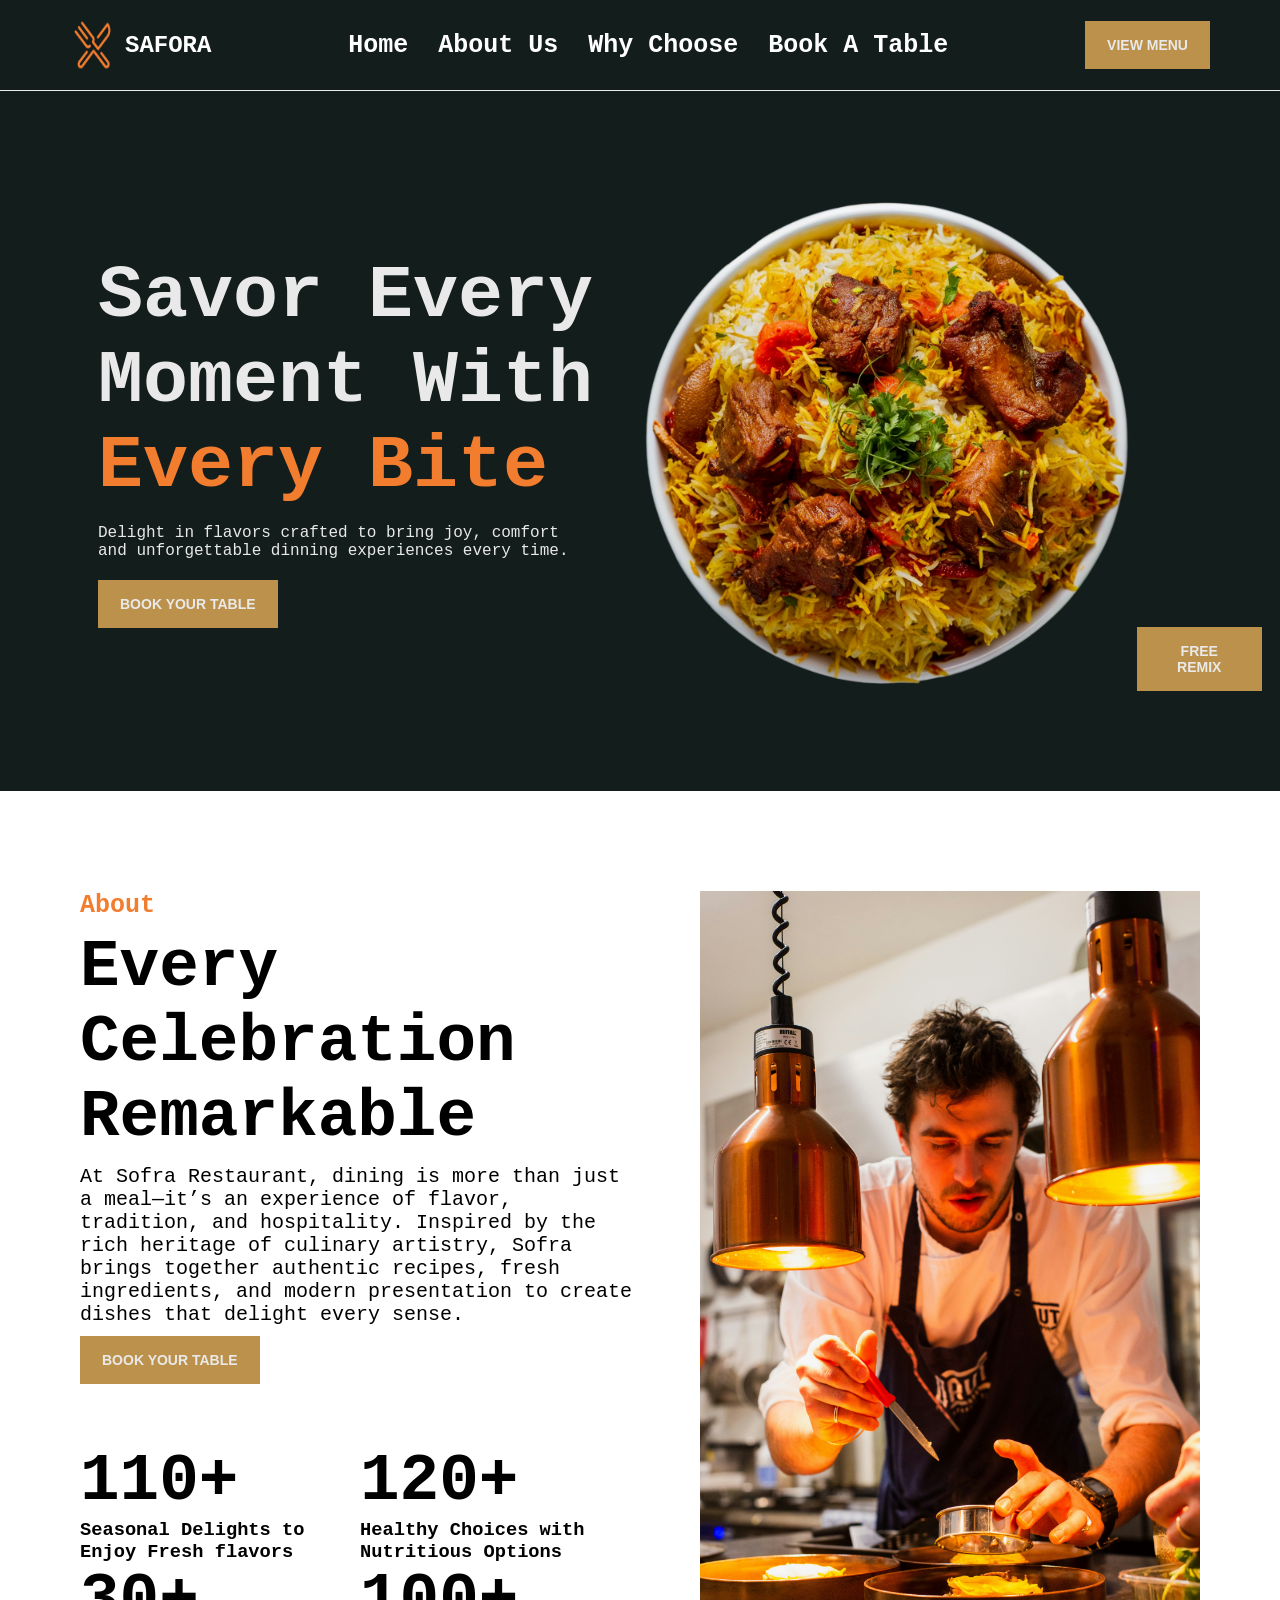
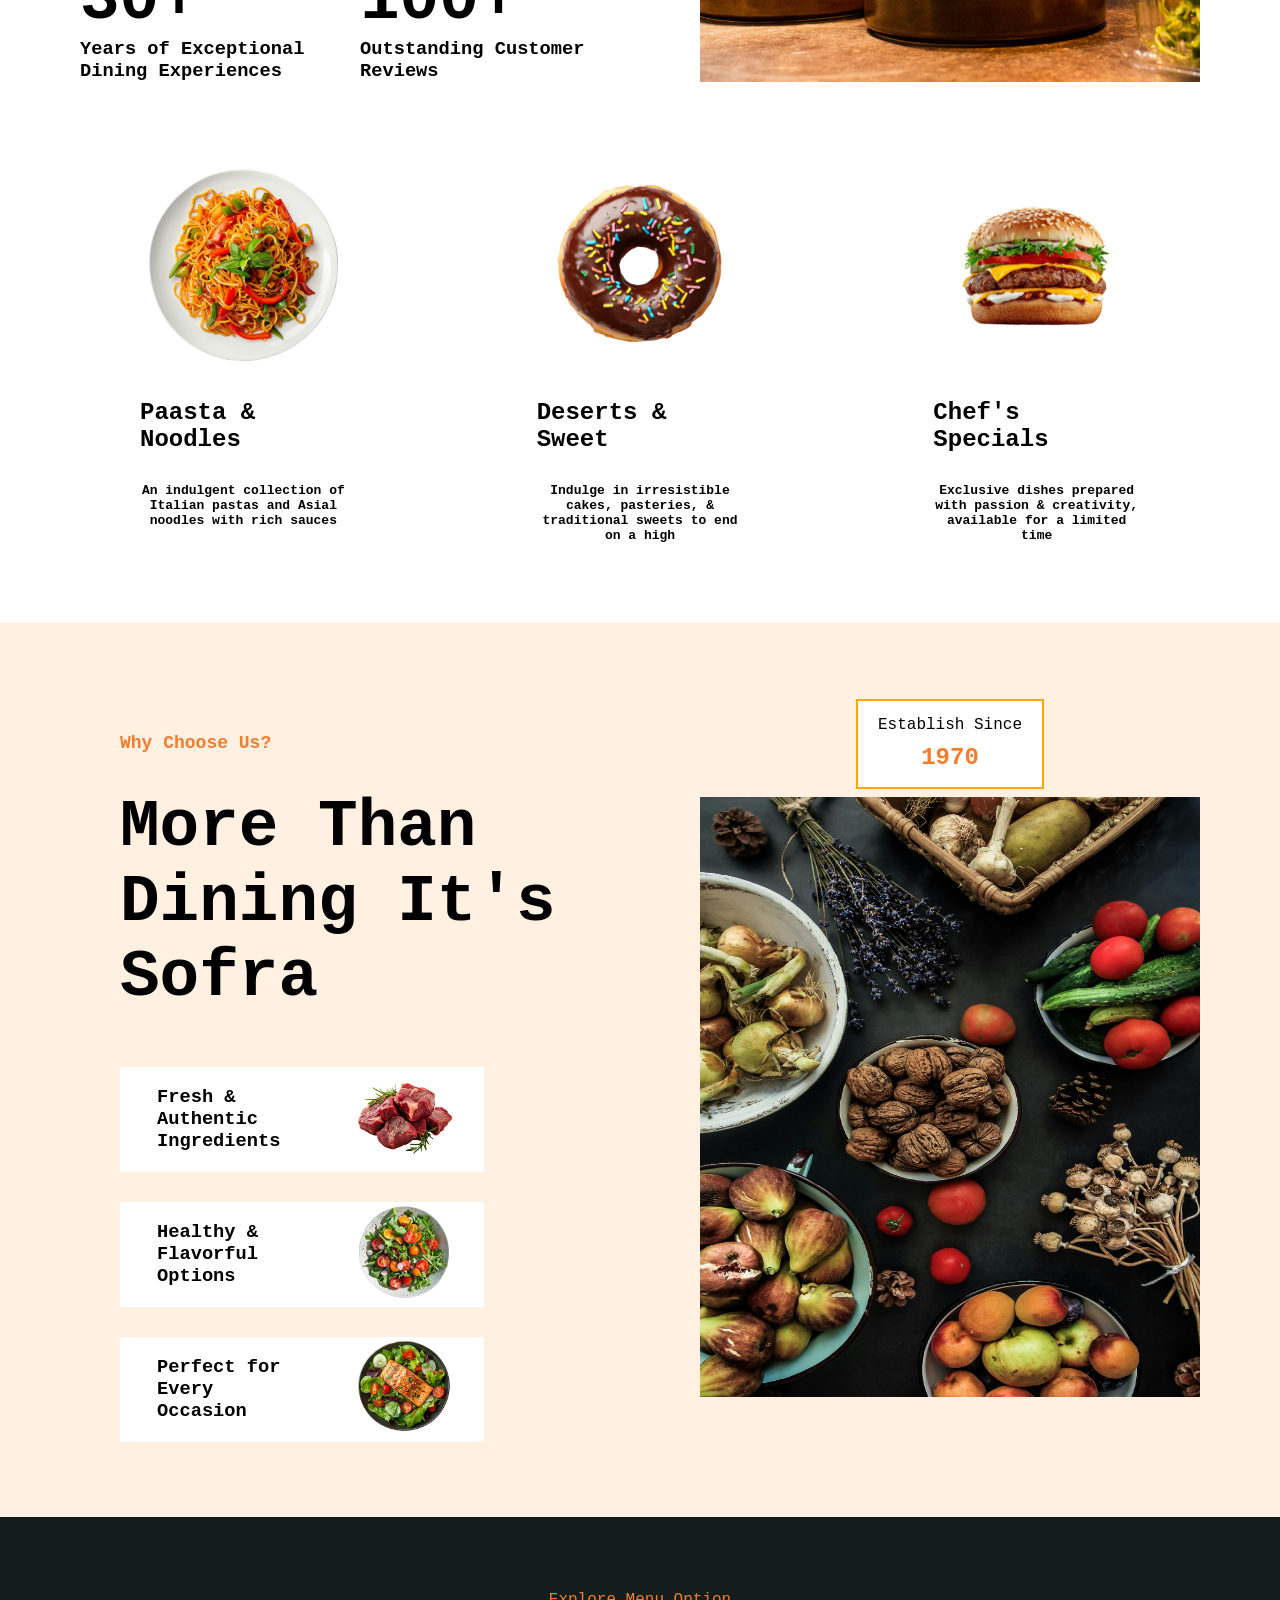
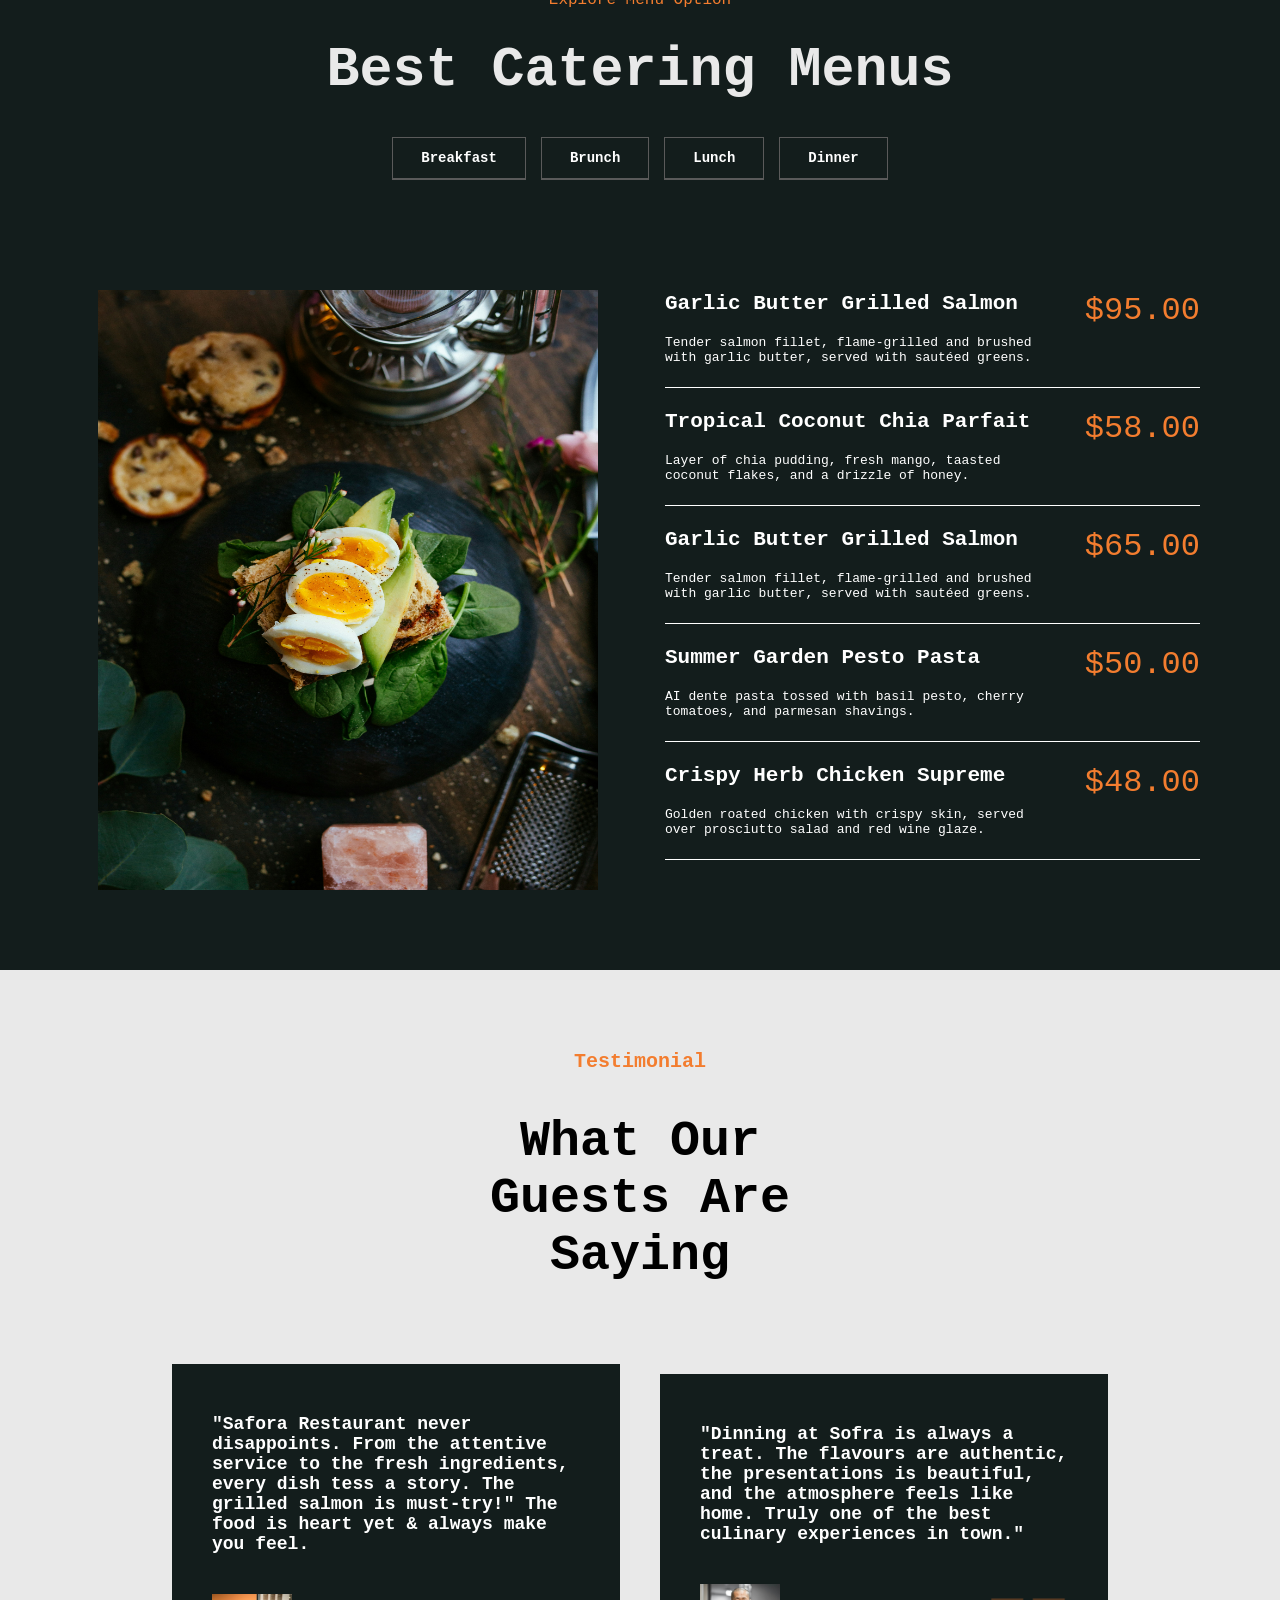
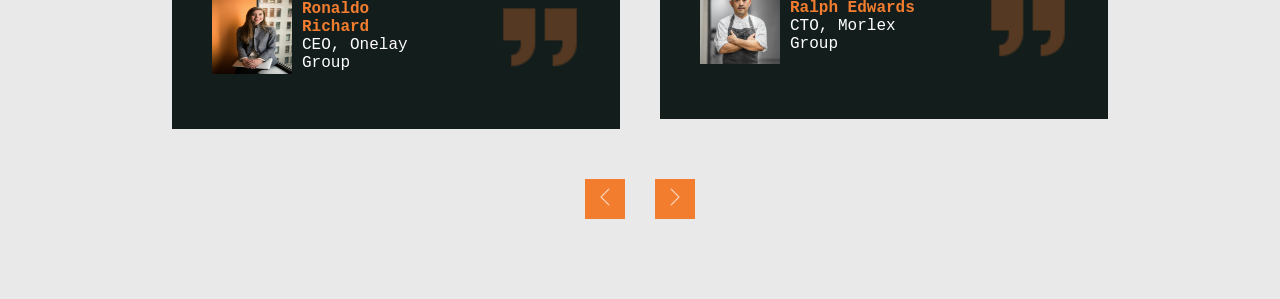
<file: project1/index.html>
<!DOCTYPE html>
<html lang="en">

<head>
    <meta charset="UTF-8">
    <meta name="viewport" content="width=device-width, initial-scale=1.0">
    <title>Document</title>
    <link rel="stylesheet" href="style.css">
</head>

<body>
    <!-- ================= NAVBAR ================= -->
    <nav>

        <!-- logo aur website name -->
        <div class="logoImg">
            <img src="forkknife.png" alt="">
            <h1>SAFORA</h1>
        </div>

        <!-- navbar links -->
        <div class="navbar">
            <h4>Home</h4>
            <h4>About Us</h4>
            <h4>Why Choose</h4>
            <h4>Book a table</h4>
        </div>

        <!-- desktop menu button -->
        <div class="menu">
            <button>VIEW MENU</button>
        </div>

        <!-- mobile hamburger icon -->
        <div class="hamburger">
            <img src="hamburger.png" alt="">
        </div>

    </nav>
    <!-- navbar ke niche wali line -->
    <div class="break"></div>
    <!-- ================= HERO SECTION ================= -->
    <div class="hero">

        <!-- left side content -->
        <div class="left">

            <!-- main heading -->
            <h1>
                Savor Every moment with
                <span class="rangila">every bite</span>
            </h1>

            <!-- short description -->
            <p>
                Delight in flavors crafted to bring joy, comfort and unforgettable
                dinning experiences every time.
            </p>

            <!-- table booking button -->
            <button>BOOK YOUR TABLE</button>

        </div>

        <!-- right side image aur remix button -->
        <div class="right">

            <!-- hero food image -->
            <img src="foodplate1.png" alt="">

            <!-- remix button -->
            <button>free remix</button>

        </div>

    </div>
    <!-- mobile view me dikhne wala remix button -->
    <div class="button">
        <button>free remix</button>
    </div>
    <!-- ================= ABOUT SECTION ================= -->

    <div class="main">

        <!-- about section ka first part -->
        <div class="first">

            <!-- left side content -->
            <div class="left">

                <!-- section label -->
                <p id="about">About</p>

                <!-- main heading -->
                <h1>Every Celebration Remarkable</h1>

                <!-- restaurant description -->
                <p>
                    At Sofra Restaurant, dining is more than just a meal—it’s an
                    experience of flavor, tradition, and hospitality. Inspired by
                    the rich heritage of culinary artistry, Sofra brings together
                    authentic recipes, fresh ingredients, and modern presentation
                    to create dishes that delight every sense.
                </p>

                <!-- book table button -->
                <button class="booktable-btn">Book Your Table</button>


                <!-- restaurant stats -->
                <div class="grid">

                    <!-- stat 1 -->
                    <div class="grid1 grid-center">
                        <h1>110+</h1>
                        <h3>Seasonal Delights to Enjoy Fresh flavors</h3>
                    </div>

                    <!-- stat 2 -->
                    <div class="grid2 grid-center">
                        <h1>120+</h1>
                        <h3>Healthy Choices with Nutritious Options</h3>
                    </div>

                    <!-- stat 3 -->
                    <div class="grid3 grid-center">
                        <h1>30+</h1>
                        <h3>Years of Exceptional Dining Experiences</h3>
                    </div>

                    <!-- stat 4 -->
                    <div class="grid4 grid-center">
                        <h1>100+</h1>
                        <h3>Outstanding Customer Reviews</h3>
                    </div>

                </div>
                <!-- stats grid end -->

            </div>
            <!-- left side content end -->


            <!-- right side chef image -->
            <div class="right">
                <img src="chef.jpg" alt="">
            </div>

            <!-- mobile view me image ki jagah divider line -->
            <div class="breaker"></div>

        </div>
        <!-- first about section end -->
    </div>
    <!-- main section end -->


    <!-- ================= FOOD CATEGORIES SECTION ================= -->
    <div class="second">
        <!-- saare food category cards ka container -->
        <div class="secondgrid">
            <!-- category 1 -->
            <div class="second-grid1 grid-img">
                <!-- category image -->
                <img src="paastaandnoodles.png" alt="">
                <!-- category title -->
                <h2>Paasta & Noodles</h2>
                <!-- category description -->
                <h5>
                    An indulgent collection of Italian pastas and Asial noodles
                    with rich sauces
                </h5>
            </div>

            <!-- category 2 -->
            <div class="second-grid2 grid-img">
                <!-- category image -->
                <img src="donut.png" alt="">
                <!-- category title -->
                <h2>Deserts & Sweet</h2>
                <!-- category description -->
                <h5>
                    Indulge in irresistible cakes, pasteries, &
                    traditional sweets to end on a high
                </h5>
            </div>


            <!-- category 3 -->
            <div class="second-grid3 grid-img">
                <!-- category image -->
                <img src="macburger.png" alt="">
                <!-- category title -->
                <h2>Chef's Specials</h2>
                <!-- category description -->
                <h5>
                    Exclusive dishes prepared with passion &
                    creativity, available for a limited time
                </h5>
            </div>

        </div>
        <!-- food categories grid end -->

    </div>
    <!-- ================= FOOD CATEGORIES SECTION END ================= -->

    <!-- ================= WHY CHOOSE US SECTION ================= -->
    <div class="third">
        <!-- left side content -->
        <div class="left">
            <!-- section label -->
            <h6>Why Choose Us?</h6>
            <!-- main heading -->
            <h1>More Than Dining It's Sofra</h1>

            <!-- reasons/features container -->
            <div class="thirdgrid">
                <!-- feature 1 -->
                <div class="thirdgrid3">
                    <!-- feature title -->
                    <div class="h3">
                        <h3>Fresh & Authentic Ingredients</h3>
                    </div>
                    <!-- feature icon -->
                    <div class="img">
                        <img src="fresh2.png" alt="">
                    </div>
                </div>


                <!-- feature 2 -->
                <div class="thirdgrid3">
                    <!-- feature title -->
                    <div class="h3">
                        <h3>Healthy & Flavorful Options</h3>
                    </div>
                    <!-- feature icon -->
                    <div class="img">
                        <img src="healthy5.png" alt="">
                    </div>
                </div>


                <!-- feature 3 -->
                <div class="thirdgrid3">
                    <!-- feature title -->
                    <div class="h3">
                        <h3>Perfect for Every Occasion</h3>
                    </div>
                    <!-- feature icon -->
                    <div class="img">
                        <img src="perfect1.png" alt="">
                    </div>
                </div>
            </div>
            <!-- reasons/features container end -->
        </div>
        <!-- left side content end -->


        <!-- right side image section -->
        <div class="right">
            <!-- image ke upar floating card -->
            <div class="uppar-img">
                <!-- card heading -->
                <div class="p1">Establish Since</div>
                <!-- establishment year -->
                <div class="p2">1970</div>
            </div>
            <!-- main image -->
            <img src="foodingredients.jpg" alt="">
        </div>
        <!-- right side image section end -->
    </div>
    <!-- ================= WHY CHOOSE US SECTION END ================= -->

    <!-- ================= MENU SECTION ================= -->
    <div class="fourth">
        <!-- section heading -->
        <div class="section1">
            <!-- small heading -->
            <p>Explore Menu Option</p>
            <!-- main heading -->
            <h1>Best Catering Menus</h1>
        </div>


        <!-- menu category buttons -->
        <div class="section2">
            <!-- breakfast button -->
            <div class="section-grid1">Breakfast</div>
            <!-- brunch button -->
            <div class="section-grid1">Brunch</div>
            <!-- lunch button -->
            <div class="section-grid1">Lunch</div>
            <!-- dinner button -->
            <div class="section-grid1">Dinner</div>

        </div>


        <!-- menu content section -->
        <div class="section3">
            <!-- left side food image -->
            <div class="left">
                <img src="foodimage.jpg" alt="">
            </div>


            <!-- right side menu items -->
            <div class="right">
                <!-- menu items container -->
                <div class="section3-grid">


                    <!-- menu item 1 -->
                    <div class="section3-grid1">
                        <!-- dish details -->
                        <div class="content">
                            <h3>Garlic Butter Grilled Salmon</h3>
                            <p>
                                Tender salmon fillet, flame-grilled and brushed
                                with garlic butter, served with sautéed greens.
                            </p>
                        </div>
                        <!-- dish price -->
                        <div class="content-price">
                            <h1>$95.00</h1>
                        </div>
                    </div>
                    <!-- divider line -->
                    <div class="section3-grid1-breaker"></div>


                    <!-- menu item 2 -->
                    <div class="section3-grid1">
                        <div class="content">
                            <h3>Tropical Coconut Chia Parfait</h3>
                            <p>
                                Layer of chia pudding, fresh mango,
                                taasted coconut flakes, and a drizzle of honey.
                            </p>
                        </div>
                        <div class="content-price">
                            <h1>$58.00</h1>
                        </div>
                    </div>
                    <!-- divider line -->
                    <div class="section3-grid1-breaker"></div>


                    <!-- menu item 3 -->
                    <div class="section3-grid1">
                        <div class="content">
                            <h3>Garlic Butter Grilled Salmon</h3>
                            <p>
                                Tender salmon fillet, flame-grilled and brushed
                                with garlic butter, served with sautéed greens.
                            </p>
                        </div>
                        <div class="content-price">
                            <h1>$65.00</h1>
                        </div>
                    </div>
                    <!-- divider line -->
                    <div class="section3-grid1-breaker"></div>


                    <!-- menu item 4 -->
                    <div class="section3-grid1">
                        <div class="content">
                            <h3>Summer Garden Pesto Pasta</h3>
                            <p>
                                AI dente pasta tossed with basil pesto,
                                cherry tomatoes, and parmesan shavings.
                            </p>
                        </div>
                        <div class="content-price">
                            <h1>$50.00</h1>
                        </div>
                    </div>
                    <!-- divider line -->
                    <div class="section3-grid1-breaker"></div>


                    <!-- menu item 5 -->
                    <div class="section3-grid1">
                        <div class="content">
                            <h3>Crispy Herb Chicken Supreme</h3>
                            <p>
                                Golden roated chicken with crispy skin,
                                served over prosciutto salad and red wine glaze.
                            </p>
                        </div>
                        <div class="content-price">
                            <h1>$48.00</h1>
                        </div>

                    </div>
                    <!-- divider line -->
                    <div class="section3-grid1-breaker"></div>
                </div>
                <!-- menu items container end -->
            </div>
            <!-- right side menu items end -->
        </div>
        <!-- menu content section end -->
    </div>

    <div class="fifth">
        <div class="fifth-container">
            <div class="heading">
                <p>Testimonial</p>
            </div>
            <div class="what-says">
                What Our Guests Are Saying
            </div>
            <div class="cardContainer">
                <div class="card card1">
                    <div class="heading">
                        <h1>"Safora Restaurant never disappoints. From the attentive service to the fresh ingredients,
                            every dish tess a story. The grilled salmon is must-try!" The food is heart yet & always
                            make you feel.</h1>
                    </div>
                    <div class="client">

                        <div class="client-info">
                            <div class="client-img">
                                <img src="person1.jpg" alt="">
                            </div>
                            <div class="name-spec">
                                <div class="client-name">Ronaldo Richard</div>
                                <div class="client-specs">
                                    CEO, Onelay Group
                                </div>
                            </div>
                        </div>

                        <div class="quote">
                            <img src="icon.png" alt="">
                        </div>
                    </div>
                </div>
                <div class="card card2">
                    <div class="heading">
                        <h1>"Dinning at Sofra is always a treat. The flavours are authentic, the presentations is
                            beautiful, and the atmosphere feels like home. Truly one of the best culinary experiences in
                            town."</h1>
                    </div>
                    <div class="client">

                        <div class="client-info">
                            <div class="client-img">
                                <img src="person2.jpg" alt="">
                            </div>
                            <div class="name-spec">
                                <div class="client-name">Ralph Edwards</div>
                                <div class="client-specs">
                                    CTO, Morlex Group
                                </div>
                            </div>
                        </div>

                        <div class="quote">
                            <img src="icon.png" alt="">
                        </div>
                    </div>
                </div>
            </div>
            <div class="next-prev-btn">
                <div class="previous">
                    <button class="prev-btn">
                        <img src="previous.png" alt="">
                    </button>
                </div>
                <div class="next">
                    <button class="next-btn">
                        <img src="next.png" alt="">
                    </button>
                </div>
                
            </div>

        </div>
    </div>
</body>

</html>
</file>
<file: project1/style.css>
/* basic reset aur default settings */
* {
    margin: 0px;
    padding: 0px;
    box-sizing: border-box;
}

html,
body {
    width: 100%;
    height: 100%;
}

body {
    font-family: 'Courier New', Courier, monospace;
}

/* website ke saare colors yaha store kiye hain */
:root {
    --gray-green: #131D1C;
    --dark-orange: #F37D2F;
    --yellow: #BC914C;
    --skin-color: #FFF0E1;
    --white: #e9e9e9;
    --black: #0c0c0c;
}


/* ================= NAVBAR SECTION ================= */

/* navbar ka main container */
nav {
    display: flex;
    align-items: center;
    justify-content: space-between;
    background-color: var(--gray-green);
    color: white;
    padding: 15px 70px;
    width: 100%;
}

/* navbar ke links ka container */
.navbar {
    display: flex;
    align-items: center;
    justify-content: center;
    gap: 30px;
}

/* Home, About Us, Why Choose jaise links */
.navbar h4 {
    font-size: 25px;
    text-transform: capitalize;
}


/* logo aur restaurant name ko ek line me rakhne ke liye */
.logoImg {
    display: flex;
    align-items: center;
    gap: 10px;
}

/* logo image ka size */
.logoImg img {
    height: 60px;
    width: 45px;
}


/* website ke saare buttons ki common styling */
button {
    border: none;
    background-color: var(--yellow);
    color: var(--white);
    padding: 16px 22px;
    font-size: 14px;
    font-weight: 600;
    text-transform: uppercase;
    cursor: pointer;
    transition: all 0.3s ease;
}


/* mobile view me hamburger icon hidden rahega */
.hamburger {
    display: none;
}

/* hamburger icon ki image */
.hamburger img {
    height: 25px;
    filter: brightness(0) invert(1);
}


/* navbar ke niche wali white line */
.break {
    height: 1px;
    background-color: var(--white);
    width: 100%;
}


/* ================= NAVBAR RESPONSIVE ================= */

/* tablet aur mobile ke liye */
@media (max-width:1120px) {

    /* navbar ki side padding kam kar di */
    nav {
        padding: 15px 30px;
    }

    /* navbar links hide kar diye */
    .navbar {
        display: none;
    }

    /* view menu button hide kar diya */
    .menu {
        display: none;
    }

    /* hamburger icon show kar diya */
    .hamburger {
        display: flex;
    }
}

/* ================= HERO SECTION ================= */

/* hero section ka main container
   left side text aur right side image ko ek row me rakhta hai */
.hero {
    background-color: var(--gray-green);
    color: var(--white);
    min-height: 700px;
    width: 100%;
    display: flex;
    align-items: center;
    justify-content: space-between;
    padding: 0 18px;
}

/* hero ke left side ka content
   heading, paragraph aur button */
.hero .left {
    padding-left: 80px;
    width: 50%;
    display: flex;
    flex-direction: column;
}

/* main heading */
.hero .left h1 {
    padding: 0 0 15px 0;
    font-size: 75px;
    white-space: wrap;
    text-transform: capitalize;
}

/* heading ke highlighted words */
.hero .left h1 .rangila {
    color: var(--dark-orange);
}

/* book your table button ko left side rakhne ke liye */
.hero .left button {
    align-self: flex-start;
}

/* heading ke niche wala description text */
.hero .left p {
    width: 90%;
    align-self: flex-start;
    padding-bottom: 20px;
}

/* hero ke right side ka container */
.hero .right {
    display: flex;
    align-items: center;
}

/* food image */
.hero .right img {
    width: 100%;
    max-width: 500px;
    height: auto;
}

/* image ke niche wala free remix button */
.hero .right button {
    align-self: flex-end;
}


/* ================= HERO RESPONSIVE ================= */

/* tablet aur choti screens ke liye */
@media (max-width:1120px) {

    /* image aur text ko upar niche kar diya */
    .hero {
        flex-direction: column;
    }

    /* left content ko center me le aaye */
    .hero .left {
        width: 100%;
        align-items: center;
        justify-content: center;
        display: flex;
        margin-top: 80px;
        padding-left: 0;
        margin-bottom: 30px;
    }

    /* heading responsive size me */
    .hero .left h1 {
        font-size: 6vw;
        text-align: center;
        align-self: center;
    }

    /* paragraph responsive size me */
    .hero .left p {
        font-size: 3vw;
        text-align: center;
        align-self: center;
    }

    /* button center me */
    .hero .left button {
        text-align: center;
        align-self: center;
    }

    /* image section ko center me rakha */
    .hero .right {
        display: flex;
        flex-direction: column;
        align-items: center;
        width: 100%;
        margin-bottom: 30px;
    }

    /* free remix button image ke corner me */
    .hero .right button {
        align-self: flex-end;
        margin-top: -40px;
        margin-right: 10px;
    }
}


/* ================= MOBILE REMIX BUTTON ================= */

/* mobile ke liye alag button container
   desktop par hidden rahega */
.button {
    width: 100%;
    display: none;
    justify-content: end;
}

/* mobile screen ke liye */
@media (max-width:800px) {

    /* image wala remix button hide kar diya */
    .hero .right button {
        display: none;
    }

    /* image ko responsive rakha */
    .hero .right img {
        min-width: auto;
    }

    /* niche wala remix button show kar diya */
    .button {
        display: flex;
        padding-right: 20px;
    }
}

/* ================= ABOUT SECTION ================= */

/* hero section ke baad start hone wala about section */
.main {
    margin-top: 100px;
    width: 100%;
}

/* left side ke content ko column me arrange karne ke liye */
.main .first .left {
    display: flex;
    align-items: center;
    gap: 10px;
}

/* about section ka main container
   left me text aur right me chef image */
.main .first {
    display: flex;
    justify-content: space-around;
    width: 100%;
}

/* orange color wala "About" text */
.main .first .left #about {
    color: var(--dark-orange);
    font-weight: 700;
    font-size: 25px;
}

/* about section ka paragraph */
.main .first .left p {
    font-size: 20px;
}

/* left side ka pura content area */
.main .first .left {
    align-items: flex-start;
    flex-direction: column;
    width: 50%;
    padding-left: 80px;
}

/* main heading
   "Every Celebration Remarkable" */
.main .first .left h1 {
    font-size: 66px;
}

/* stats wale boxes ka grid
   110+, 120+, 30+, 100+ */
.main .first .left .grid {
    padding-top: 50px;
    display: grid;
    height: 50%;
    width: 100%;
    grid-template-columns: 1fr 1fr;
    grid-template-rows: 1fr 1fr;
}

/* right side me chef image wala area */
.main .first .right {
    display: flex;
    justify-content: end;
    padding-right: 80px;
    width: 50%;
}

/* chef image */
.main .first .right img {
    width: 100%;
    max-width: 500px;
    height: auto;
}

/* mobile view me dikhne wali divider line */
.main .first .breaker {
    display: none;
    width: 100%;
    height: 1px;
    background-color: var(--black);
}


/* ================= ABOUT RESPONSIVE ================= */

/* tablet aur small laptop screens ke liye */
@media (max-width:1120px) {

    /* image aur content ko upar niche kar diya */
    .main .first {
        flex-direction: column;
        align-items: center;
        max-width: 1400px;
        margin: auto;
    }

    /* content ko center me align kiya */
    .main .first .left {
        width: 100%;
        align-items: center;
        justify-content: center;
        padding: 0 50px;
    }

    /* About text center me */
    .main .first .left #about {
        text-align: center;
    }

    /* heading responsive size me */
    .main .first .left h1 {
        text-align: center;
        font-size: 6vw;
    }

    /* paragraph responsive size me */
    .main .first .left p {
        font-size: 3vw;
        text-align: center;
    }

    /* book table button center me */
    .main .first .booktable-btn {
        align-self: center;
    }

    /* stats boxes ke beech gap */
    .grid {
        gap: 30px;
    }

    /* har stat item ko center me */
    .grid-center {
        display: flex;
        flex-direction: column;
        align-items: center;
    }

    /* stats number */
    .grid-center h1 {
        font-size: 50px;
    }

    /* stats description */
    .grid-center h3 {
        font-size: 18px;
        font-weight: 400;
        text-align: center;
    }

    /* stats description responsive size me */
    .main .first .left .grid .grid-center h3 {
        font-size: 2vw;
    }

    /* image ko center me le aaye */
    .main .first .right {
        width: 100%;
        padding: 50px 0;
        align-items: center;
        justify-content: center;
    }
}


/* ================= ABOUT MOBILE VIEW ================= */

@media (max-width:800px) {

    /* 2x2 grid ko ek column me convert kar diya */
    .main .first .left .grid {
        display: flex;
        flex-direction: column;
        gap: 30px;
    }

    /* stats text mobile me readable rahe */
    .main .first .left .grid .grid-center h3 {
        line-height: 30px;
        font-size: 4vw;
    }

    /* chef image hide kar di */
    .main .first .right {
        display: none;
    }

    /* image ki jagah divider line show hogi */
    .main .first .breaker {
        display: flex;
    }
}

/* ================= FOOD CATEGORIES SECTION ================= */

/* pasta, desserts aur chef specials wala section */
.second {
    width: 100%;
    display: flex;
    align-items: center;
    padding: 80px 140px;
    justify-content: space-around;
}

/* tino cards ko grid me arrange kiya hai */
.secondgrid {
    display: grid;
    gap: 190px;
    grid-template-rows: 1fr;
    grid-template-columns: 1fr 1fr 1fr;
}

/* har card ki image */
.secondgrid .grid-img img {
    width: 100%;
    max-width: 300px;
}

/* ek single food card */
.secondgrid .grid-img {
    display: flex;
    flex-direction: column;
    align-items: center;
    gap: 30px;
}

/* card heading
   jaise Pasta & Noodles */
.secondgrid .grid-img h2 {
    font-weight: 550;
}

/* card description */
.secondgrid .grid-img h5 {
    text-align: center;
    font-size: 13px;
}


/* ================= FOOD CATEGORIES RESPONSIVE ================= */

/* tablet aur small laptop screens ke liye */
@media (max-width:1120px) {

    /* side padding kam kar di */
    .second {
        width: 100%;
        padding: 80px 50px;
    }

    /* 3 columns se 2 columns kar diya */
    .secondgrid {
        grid-template-columns: 1fr 1fr;
        gap: 40px;
    }

    /* description text responsive */
    .secondgrid .grid-img h5 {
        text-align: center;
        font-size: 2vw;
        white-space: wrap;
    }
}


/* ================= FOOD CATEGORIES MOBILE VIEW ================= */

@media (max-width:800px) {

    /* saare cards ek ke niche ek */
    .secondgrid {
        grid-template-rows: 1fr 1fr 1fr;
        grid-template-columns: 1fr;
    }

    /* mobile ke liye text size */
    .secondgrid .grid-img h5 {
        text-align: center;
        font-size: 3vw;
        white-space: wrap;
    }
}

/* ================= WHY CHOOSE US SECTION ================= */

/* why choose us wala pura section */
.third {
    background-color: var(--skin-color);
    display: flex;
    min-height: 700px;
    width: 100%;
    padding: 60px 20px;
}

/* left side ka content
   heading aur feature cards */
.third .left {
    display: flex;
    flex-direction: column;
    align-items: flex-start;
    width: 50%;
    margin-top: 50px;
    padding-left: 100px;
    gap: 37px;
}

/* orange color wala heading text */
.third .left h6 {
    width: 100%;
    font-size: 18px;
    color: var(--dark-orange);
}

/* main heading
   More Than Dining It's Sofra */
.third .left h1 {
    font-size: 66px;
}

/* right side image section */
.third .right {
    width: 50%;
    display: flex;
    align-items: center;
    justify-content: center;
    flex-direction: column;
    position: relative;
    padding-top: 55px;
}

/* main image */
.third .right img {
    max-width: 500px;
    width: 100%;
    height: 100%;
    max-height: 600px;
}

/* image ke upar wala establish since card */
.third .right .uppar-img {
    flex-direction: column;
    border: 2px solid orange;
    height: 90px;
    display: flex;
    align-items: center;
    justify-content: space-around;
    padding: 10px 20px;
    position: absolute;
    top: 16px;
    background-color: white;
    left: 50%;
    transform: translateX(-50%);
}

/* establish year (1970) */
.third .right .uppar-img .p2 {
    color: var(--dark-orange);
    font-weight: 550;
    font-size: 24px;
}


/* fresh ingredients, healthy options,
   perfect occasion wale cards ka container */
.thirdgrid {
    display: grid;
    width: 100%;
    grid-template-columns: 1fr;
    grid-template-rows: 1fr 1fr 1fr;
}

/* single feature card */
.thirdgrid .thirdgrid3 {
    display: flex;
    align-items: center;
    gap: 50px;
    margin: 15px 0;
    background-color: white;
    width: 70%;
}

/* card ke image area ki width */
.thirdgrid .thirdgrid3 .img {
    width: 50%;
}

/* card ke text area ki width */
.thirdgrid .thirdgrid3 .h3 {
    width: 67%;
    padding-left: 37px;
}

/* card icon/image */
.thirdgrid .thirdgrid3 .img img {
    width: 100%;
    max-width: 100px;
}


/* ================= WHY CHOOSE US MOBILE VIEW ================= */

@media (max-width:800px) {

    /* left aur right ko upar niche kar diya */
    .third {
        display: flex;
        flex-direction: column;
        align-items: center;
        padding: 20px 20px 0 20px;
    }

    /* left content center me */
    .third .left {
        width: 100%;
        padding: 0;
        gap: 10px;
        align-items: center;
        justify-content: center;
    }

    /* heading responsive size me */
    .third .left h1 {
        font-size: 7vw;
        text-align: center;
        align-self: center;
    }

    /* orange heading responsive size me */
    .third .left h6 {
        text-align: center;
        font-size: 5vw;
        align-self: center;
    }

    /* feature cards full width me */
    .left .thirdgrid .thirdgrid3 {
        width: 100%;
    }

    /* image section full width me */
    .third .right {
        width: 100%;
    }
}


/* ================= WHY CHOOSE US TABLET VIEW ================= */

@media (max-width:1120px) {

    /* layout ko column me convert kar diya */
    .third {
        display: flex;
        flex-direction: column;
        align-items: center;
        padding: 20px 20px 0 20px;
    }

    /* content center me */
    .third .left {
        width: 100%;
        padding: 0;
        gap: 10px;
        align-items: center;
        justify-content: center;
    }

    /* heading responsive */
    .third .left h1 {
        font-size: 7vw;
        text-align: center;
        align-self: center;
    }

    /* sub heading responsive */
    .third .left h6 {
        text-align: center;
        font-size: 5vw;
        align-self: center;
    }

    /* cards ko center me arrange kiya */
    .left .thirdgrid {
        display: flex;
        flex-direction: column;
        align-items: center;
        width: 100%;
    }

    /* cards ki width badha di */
    .left .thirdgrid .thirdgrid3 {
        width: 80%;
    }

    /* card ke andar content ko evenly spread kiya */
    .thirdgrid .thirdgrid3 {
        display: flex;
        align-items: center;
        justify-content: space-between;
    }

    /* image section full width me */
    .third .right {
        width: 100%;
    }

    /* establish since text center me */
    .third .right .uppar-img .p1 {
        text-align: center;
    }
}

/* ================= MENU SECTION ================= */

/* dark background wala menu section */
.fourth {
    background-color: var(--gray-green);
    display: flex;
    flex-direction: column;
    min-height: 700px;
    width: 100%;
    padding: 80px;
}


/* ================= MENU HEADING ================= */

/* menu section ki heading aur subheading */
.fourth .section1 {
    width: 100%;
    height: 100px;
    display: flex;
    flex-direction: column;
    align-items: center;
    justify-content: center;
    gap: 30px;
}

/* Explore Menu Option text */
.section1 p {
    color: var(--dark-orange);
}

/* Best Catering Menus heading */
.section1 h1 {
    color: var(--white);
    font-size: 55px;
}


/* ================= MENU CATEGORY BUTTONS ================= */

/* breakfast, brunch, lunch, dinner buttons */
.section2 {
    display: flex;
    align-items: center;
    justify-content: center;
    gap: 15px;
    margin-top: 40px;
}

/* single category button */
.section2 .section-grid1 {
    color: white;
    border: 1px solid #5a5a5a;
    border-bottom: 2px solid #5a5a5a;
    padding: 12px 28px;
    cursor: pointer;
    transition: all 0.3s ease;
    font-size: 14px;
    font-weight: 600;
}

/* hover karne par orange color */
.section2 .section-grid1:hover {
    border-color: var(--dark-orange);
    color: var(--dark-orange);
}


/* ================= MENU ITEMS SECTION ================= */

/* left image aur right menu items */
.section3 {
    display: flex;
    gap: 50px;
    margin-top: 90px;
}

/* left side food image area */
.section3 .left {
    display: flex;
    width: 50%;
    align-items: center;
    justify-content: center;
    padding-top: 20px;
}

/* food image */
.section3 .left img {
    max-width: 500px;
    width: 100%;
    height: 100%;
    max-height: 600px;
}

/* right side menu items list */
.section3 .right {
    display: grid;
    grid-template-columns: 1fr;
    gap: 20px;
    width: 50%;
}

/* ek single menu item */
.right .section3-grid1 {
    color: white;
    display: flex;
    justify-content: space-between;
    padding: 22px 0;
    gap: 10px;
}

/* menu item ka naam aur description */
.section3-grid1 .content {
    width: 70%;
    gap: 20px;
    display: flex;
    flex-direction: column;
}

/* dish ka naam */
.section3-grid1 .content h3 {
    font-size: 21px;
}

/* dish ki description */
.section3-grid1 .content p {
    font-size: 13px;
}

/* har menu item ke niche divider line */
.section3-grid1-breaker {
    height: 1px;
    background-color: white;
}

/* dish ki price */
.section3-grid1 .content-price h1 {
    color: var(--dark-orange);
    font-weight: 100;
}

@media (max-width:1120px) {
    .fourth {
        background-color: var(--gray-green);
        display: flex;
        flex-direction: column;
        min-height: 700px;
        width: 100%;
        padding: 80px 10px;
    }

    .section3 .left {
        display: none;
    }

    .section3 .right {
        width: 100%;
        padding: 0 40px;
    }

    .section3 {
        margin-top: 40px;
    }

    .section3-grid1 .content h3 {
        font-size: 3vw;
    }

    .section3-grid1 .content p {
        font-size: 2vw;
    }

}

@media (max-width:800px) {
    .right .section3-grid1 {
        width: 100%;
        display: flex;
        flex-direction: column;
        gap: 10px;
    }

    .section3-grid1 .content-price {
        order: -1;
    }

    .section3-grid1 .content h3 {
        font-size: 6vw;
    }

    .section3-grid1 .content p {
        font-size: 4vw;
    }

    .section3-grid1 .content {
        width: 100%;
    }

    .section3-grid1 .content-price h1 {
        font-size: 6vw;
    }

    .section2 {
        display: grid;
        grid-template-columns: 1fr 1fr;
        grid-template-rows: 1fr 1fr;
        gap: 15px;
        width: 50%;
        align-self: center;
    }

    .section2 .section-grid1 {
        /* padding: 12px 28px; */
        text-align: center;
        font-size: 3vw;
    }

    .section1 h1 {
        font-size: 7vw;
    }

    .section1 p {
        font-size: 4vw;
    }

    .section3 .right {
        width: 100%;
        padding: 0 10px;
    }
}

.fifth {
    background-color: var(--white);
    min-height: 700px;
    width: 100%;
    padding: 80px;
}

.fifth-container {
    display: flex;
    align-items: center;
    justify-content: center;
    flex-direction: column;
    width: 100%;
}

.fifth-container .heading p {
    color: var(--dark-orange);
    font-weight: bold;
    font-size: 20px;
    margin-bottom: 40px;
}

.what-says {
    font-size: 50px;
    font-weight: 600;
    width: 40%;
    text-align: center;
    margin-bottom: 80px;
}

.cardContainer {
    display: flex;
    align-items: center;
    justify-content: center;
    width: 100%;
    gap: 40px;
}

.card {
    background-color: var(--gray-green);
    color: white;
    padding: 50px 40px;
    width: 40%;
}

.card .heading h1 {
    font-size: 18px;
}

.client {
    display: flex;
    align-items: center;
    justify-content: space-between;
    margin-top: 40px;
}

.client-info {
    display: flex;
    align-items: center;
    gap: 10px;
    width: 60%;
}

.client-img img {
    width: 80px;
    height: 80px;
}

.client-name {
    color: var(--dark-orange);
    font-weight: bold;
}

.quote img {
    width: 80px;
    height: 80px;
}

.next-prev-btn {
    display: flex;
    width: 100%;
    align-items: center;
    justify-content: center;
    gap: 30px;
    margin-top: 50px;
}

.next button,
.previous button {
    background-color: #F37D2F;
    width: 40px;
    height: 40px;
    padding: 0;
}

.next img,
.previous img {
    object-fit: contain;
    width: 20px;
    height: 20px;
}

@media (max-width:1120px) {
    .card2 {
        display: none;
    }

    .card {
        width: 100%;
    }
    .what-says{
        width: 100%;
        font-size: 7vw;
        margin-bottom: 40px;
    }
}
@media (max-width:800px) {
     .card2 {
        display: none;
    }

    .card {
        width: 100%;
    }
    .quote{
        display: none;
    }
    .client-info{
        width: 100%;
    }
    .card {
    padding: 20px 10px;
}
.fifth {
    
    padding: 20px;
}
.what-says{
    width: 100%;
    margin-bottom: 10px;
    font-size: 7vw;
}
}
</file>
